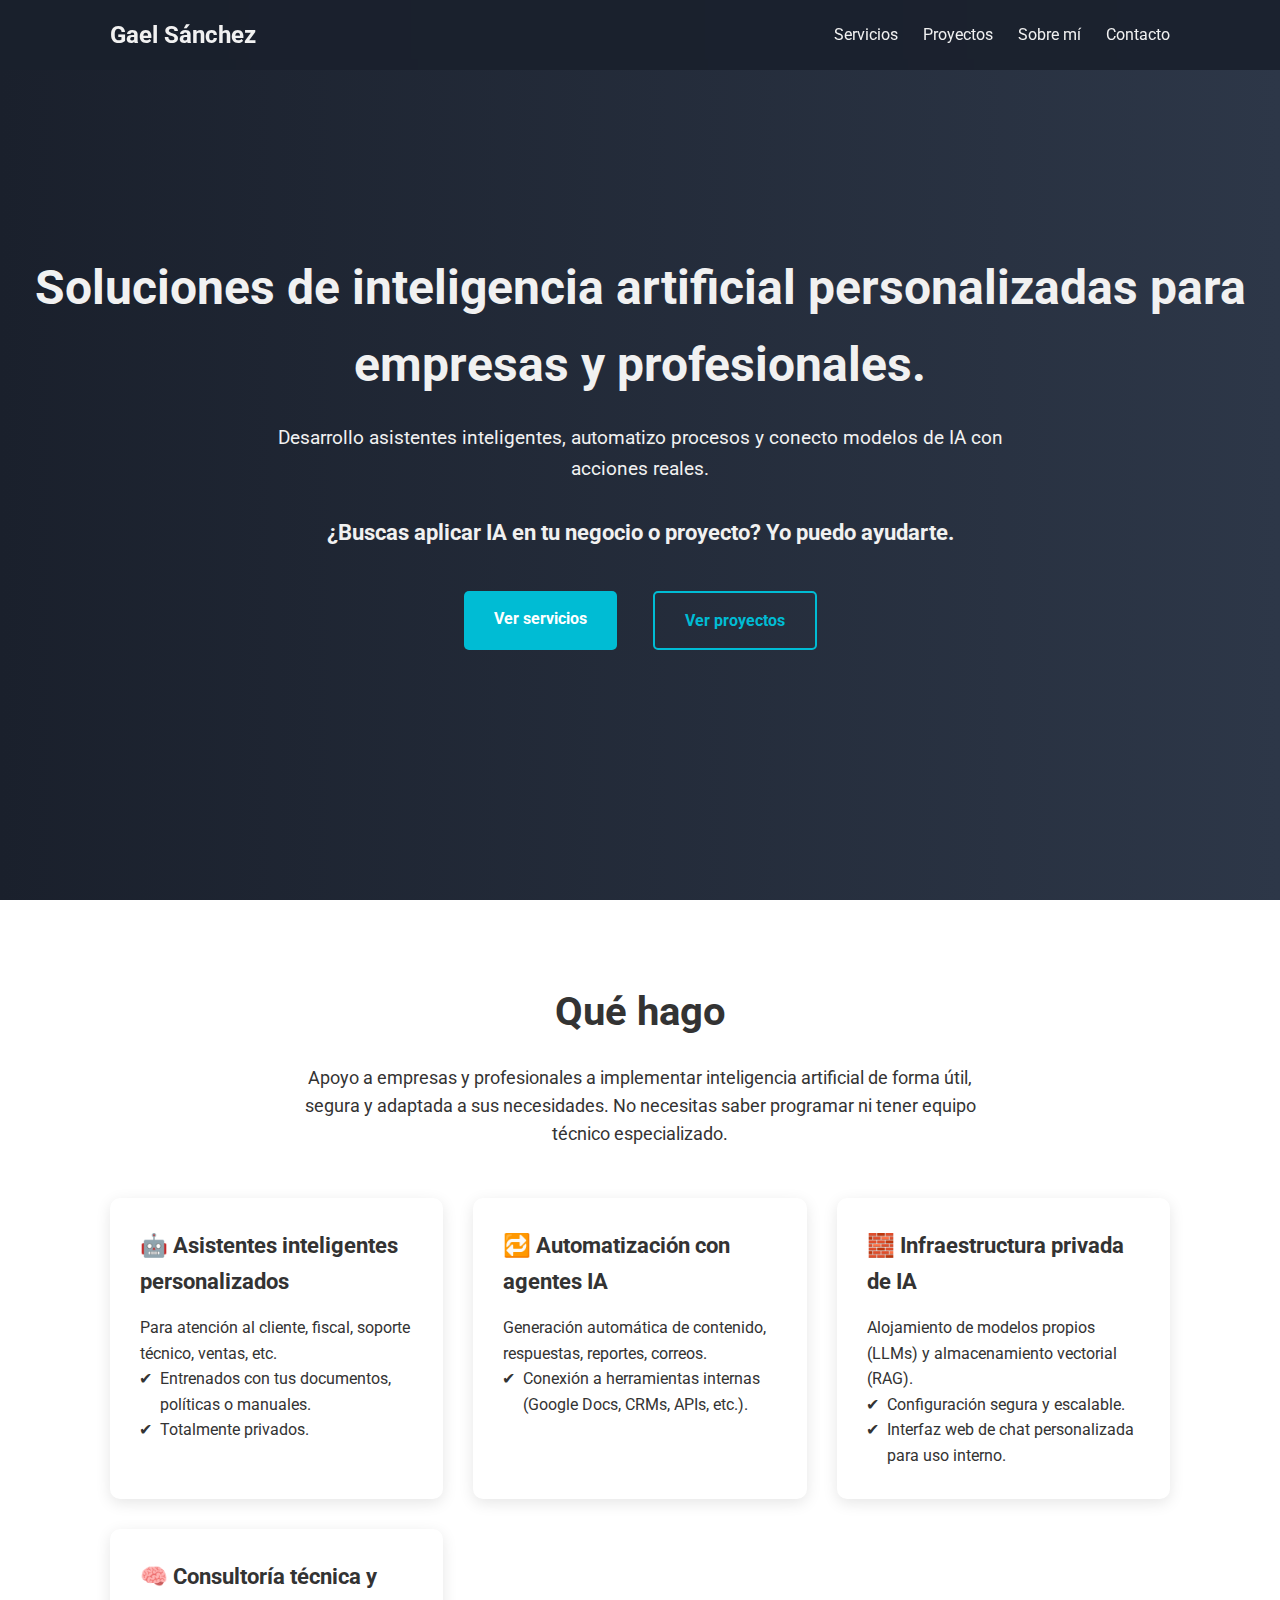
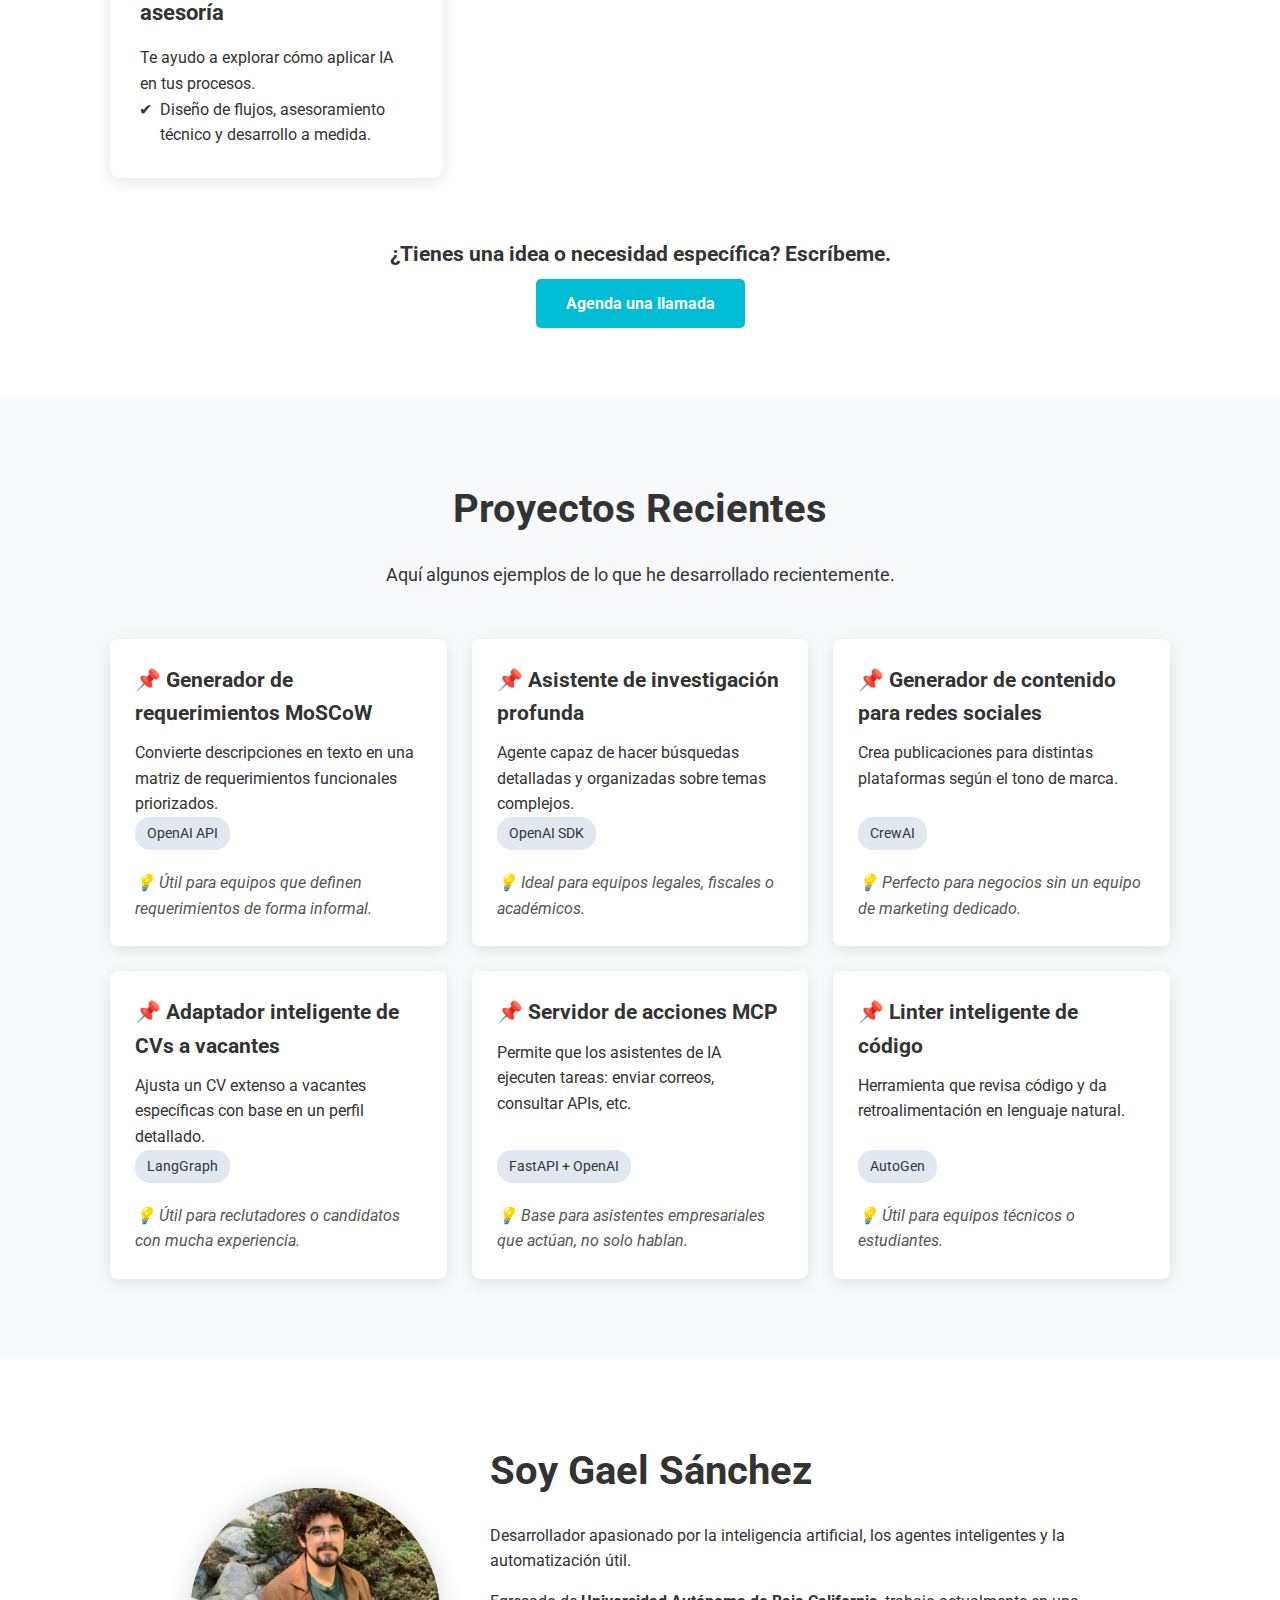
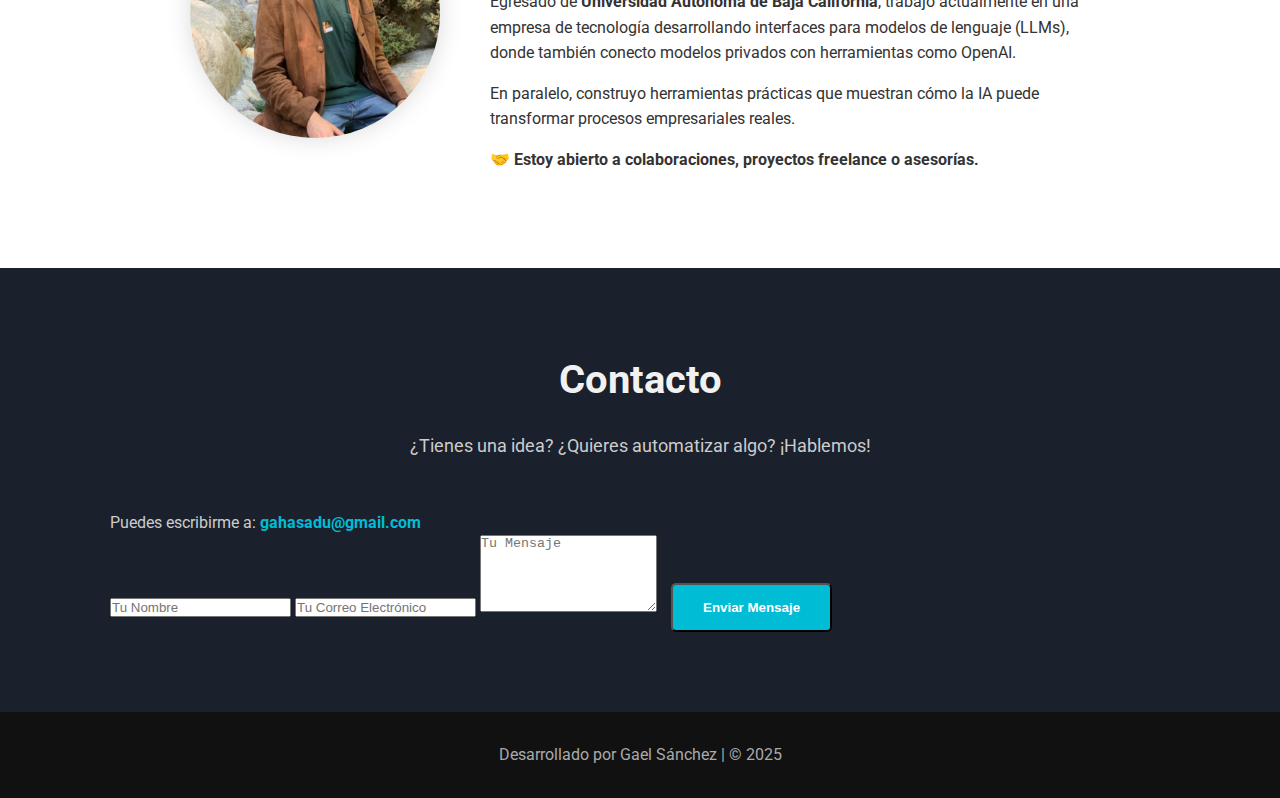
<file: index.html>
<!DOCTYPE html>
<html lang="es">
<head>
    <meta charset="UTF-8">
    <meta name="viewport" content="width=device-width, initial-scale=1.0">
    <title>Gael Sánchez | Soluciones de Inteligencia Artificial</title>
    <link rel="stylesheet" href="style.css">
    <link rel="preconnect" href="https://fonts.googleapis.com">
    <link rel="preconnect" href="https://fonts.gstatic.com" crossorigin>
    <link href="https://fonts.googleapis.com/css2?family=Roboto:wght@400;700&display=swap" rel="stylesheet">
</head>
<body>

    <!-- Menú de Navegación -->
    <nav class="navbar">
        <div class="container">
            <a href="#home" class="logo">Gael Sánchez</a>
            <ul class="nav-links">
                <li><a href="#servicios">Servicios</a></li>
                <li><a href="#proyectos">Proyectos</a></li>
                <li><a href="#sobre-mi">Sobre mí</a></li>
                <li><a href="#contacto">Contacto</a></li>
            </ul>
        </div>
    </nav>

    <!-- Sección Home -->
    <header id="home" class="hero-section">
        <div class="hero-content">
            <h1>Soluciones de inteligencia artificial personalizadas para empresas y profesionales.</h1>
            <p>Desarrollo asistentes inteligentes, automatizo procesos y conecto modelos de IA con acciones reales.</p>
            <h3>¿Buscas aplicar IA en tu negocio o proyecto? Yo puedo ayudarte.</h3>
            <div class="hero-buttons">
                <a href="#servicios" class="btn btn-primary">Ver servicios</a>
                <a href="#proyectos" class="btn btn-secondary">Ver proyectos</a>
            </div>
        </div>
    </header>

    <main>
        <!-- Sección Servicios -->
        <section id="servicios" class="section">
            <div class="container">
                <h2 class="section-title">Qué hago</h2>
                <p class="section-intro">
                    Apoyo a empresas y profesionales a implementar inteligencia artificial de forma útil, segura y adaptada a sus necesidades. No necesitas saber programar ni tener equipo técnico especializado.
                </p>
                <div class="services-grid">
                    <div class="service-card">
                        <h3>🤖 Asistentes inteligentes personalizados</h3>
                        <p>Para atención al cliente, fiscal, soporte técnico, ventas, etc.</p>
                        <ul>
                            <li>Entrenados con tus documentos, políticas o manuales.</li>
                            <li>Totalmente privados.</li>
                        </ul>
                    </div>
                    <div class="service-card">
                        <h3>🔁 Automatización con agentes IA</h3>
                        <p>Generación automática de contenido, respuestas, reportes, correos.</p>
                        <ul>
                            <li>Conexión a herramientas internas (Google Docs, CRMs, APIs, etc.).</li>
                        </ul>
                    </div>
                    <div class="service-card">
                        <h3>🧱 Infraestructura privada de IA</h3>
                        <p>Alojamiento de modelos propios (LLMs) y almacenamiento vectorial (RAG).</p>
                        <ul>
                            <li>Configuración segura y escalable.</li>
                            <li>Interfaz web de chat personalizada para uso interno.</li>
                        </ul>
                    </div>
                    <div class="service-card">
                        <h3>🧠 Consultoría técnica y asesoría</h3>
                        <p>Te ayudo a explorar cómo aplicar IA en tus procesos.</p>
                        <ul>
                            <li>Diseño de flujos, asesoramiento técnico y desarrollo a medida.</li>
                        </ul>
                    </div>
                </div>
                <div class="cta-section">
                    <h4>¿Tienes una idea o necesidad específica? Escríbeme.</h4>
                    <a href="#contacto" class="btn btn-primary">Agenda una llamada</a>
                </div>
            </div>
        </section>

        <!-- Sección Proyectos -->
        <section id="proyectos" class="section bg-light">
            <div class="container">
                <h2 class="section-title">Proyectos Recientes</h2>
                <p class="section-intro">Aquí algunos ejemplos de lo que he desarrollado recientemente.</p>
                <div class="projects-grid">
                    <div class="project-card">
                        <h4>📌 Generador de requerimientos MoSCoW</h4>
                        <p>Convierte descripciones en texto en una matriz de requerimientos funcionales priorizados.</p>
                        <span class="tech-tag">OpenAI API</span>
                        <p class="project-ideal">💡 Útil para equipos que definen requerimientos de forma informal.</p>
                    </div>
                    <div class="project-card">
                        <h4>📌 Asistente de investigación profunda</h4>
                        <p>Agente capaz de hacer búsquedas detalladas y organizadas sobre temas complejos.</p>
                        <span class="tech-tag">OpenAI SDK</span>
                        <p class="project-ideal">💡 Ideal para equipos legales, fiscales o académicos.</p>
                    </div>
                    <div class="project-card">
                        <h4>📌 Generador de contenido para redes sociales</h4>
                        <p>Crea publicaciones para distintas plataformas según el tono de marca.</p>
                        <span class="tech-tag">CrewAI</span>
                        <p class="project-ideal">💡 Perfecto para negocios sin un equipo de marketing dedicado.</p>
                    </div>
                    <div class="project-card">
                        <h4>📌 Adaptador inteligente de CVs a vacantes</h4>
                        <p>Ajusta un CV extenso a vacantes específicas con base en un perfil detallado.</p>
                        <span class="tech-tag">LangGraph</span>
                        <p class="project-ideal">💡 Útil para reclutadores o candidatos con mucha experiencia.</p>
                    </div>
                    <div class="project-card">
                        <h4>📌 Servidor de acciones MCP</h4>
                        <p>Permite que los asistentes de IA ejecuten tareas: enviar correos, consultar APIs, etc.</p>
                        <span class="tech-tag">FastAPI + OpenAI</span>
                        <p class="project-ideal">💡 Base para asistentes empresariales que actúan, no solo hablan.</p>
                    </div>
                    <div class="project-card">
                        <h4>📌 Linter inteligente de código</h4>
                        <p>Herramienta que revisa código y da retroalimentación en lenguaje natural.</p>
                        <span class="tech-tag">AutoGen</span>
                        <p class="project-ideal">💡 Útil para equipos técnicos o estudiantes.</p>
                    </div>
                </div>
            </div>
        </section>

        <!-- Sección Sobre Mí -->
        <section id="sobre-mi" class="section">
            <div class="container about-container">
                <img src="assets/me.png" alt="Foto de Gael Sánchez" class="profile-pic">
                <div class="about-text">
                    <h2 class="section-title">Soy Gael Sánchez</h2>
                    <p>Desarrollador apasionado por la inteligencia artificial, los agentes inteligentes y la automatización útil.</p>
                    <p>Egresado de <strong>Universidad Autónoma de Baja California</strong>, trabajo actualmente en una empresa de tecnología desarrollando interfaces para modelos de lenguaje (LLMs), donde también conecto modelos privados con herramientas como OpenAI.</p>
                    <p>En paralelo, construyo herramientas prácticas que muestran cómo la IA puede transformar procesos empresariales reales.</p>
                    <p><strong>🤝 Estoy abierto a colaboraciones, proyectos freelance o asesorías.</strong></p>
                </div>
            </div>
        </section>

        <!-- Sección Contacto -->
        <section id="contacto" class="section bg-dark">
            <div class="container">
                <h2 class="section-title">Contacto</h2>
                <p class="section-intro">¿Tienes una idea? ¿Quieres automatizar algo? ¡Hablemos!</p>
                <p class="contact-email">Puedes escribirme a: <a href="mailto:gahasadu@gmail.com">gahasadu@gmail.com</a></p>
                <form name="contacto" action="/gracias.html" method="POST" data-netlify="true" netlify-honeypot="bot-field">
                  <input type="hidden" name="form-name" value="contacto">
                  <p class="hidden">
                    <label>No llenes este campo si eres humano: <input name="bot-field" /></label>
                  </p>
                
                  <input type="text" name="name" placeholder="Tu Nombre" required>
                  <input type="email" name="email" placeholder="Tu Correo Electrónico" required>
                  <textarea name="message" rows="5" placeholder="Tu Mensaje" required></textarea>
                  <button type="submit" class="btn btn-primary">Enviar Mensaje</button>
                </form>
                             
            </div>
        </section>
    </main>

    <!-- Footer -->
    <footer class="footer">
        <div class="container">
            <p>Desarrollado por Gael Sánchez | © 2025</p>
        </div>
    </footer>

</body>
</html>
</file>
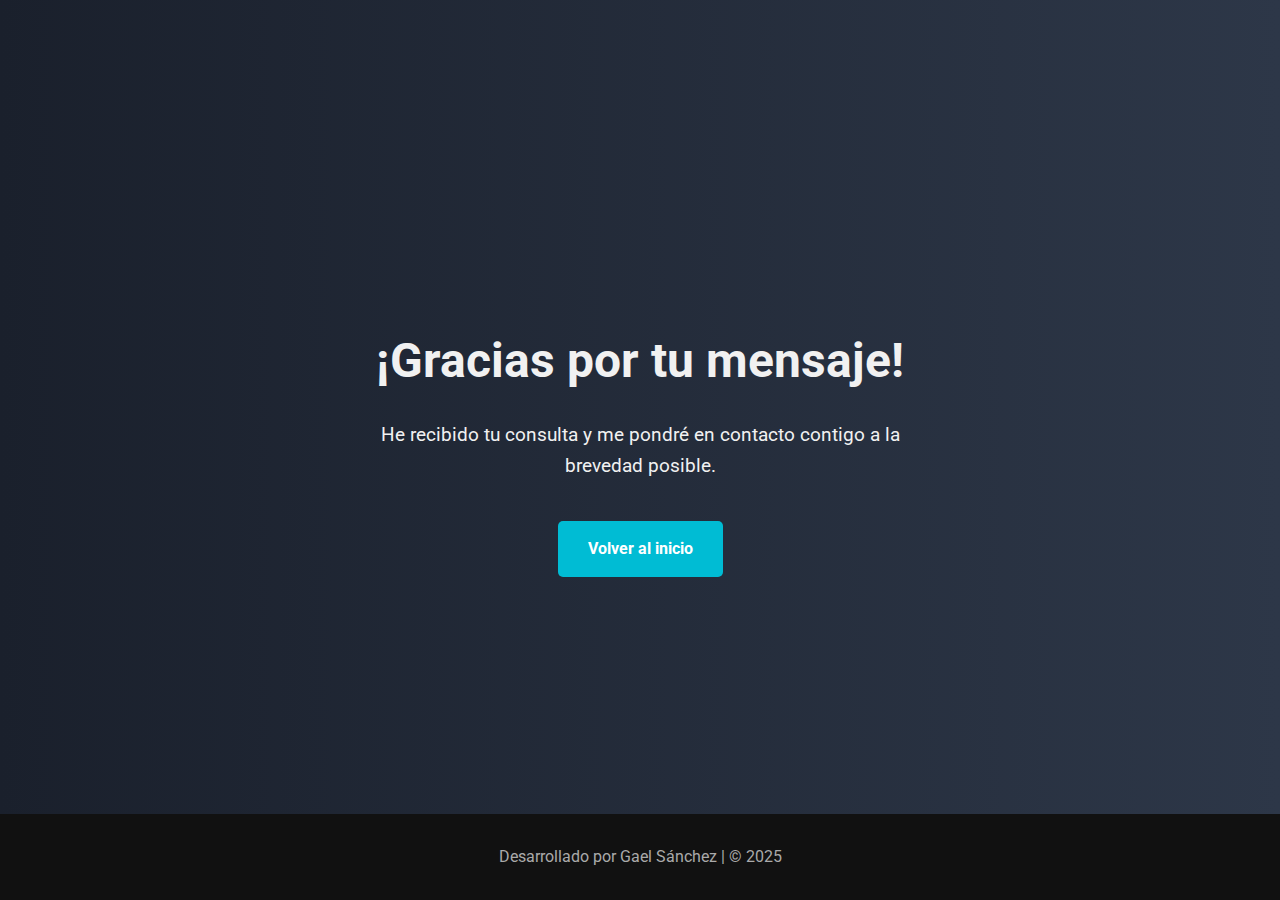
<file: gracias.html>
<!DOCTYPE html>
<html lang="es">
<head>
    <meta charset="UTF-8">
    <meta name="viewport" content="width=device-width, initial-scale=1.0">
    <title>¡Gracias! | Gael Sánchez</title>
    <link rel="stylesheet" href="style.css">
    <link rel="preconnect" href="https://fonts.googleapis.com">
    <link rel="preconnect" href="https://fonts.gstatic.com" crossorigin>
    <link href="https://fonts.googleapis.com/css2?family=Roboto:wght@400;700&display=swap" rel="stylesheet">
</head>
<body>

    <div class="thank-you-section">
        <div class="thank-you-content">
            <h1>¡Gracias por tu mensaje!</h1>
            <p>He recibido tu consulta y me pondré en contacto contigo a la brevedad posible.</p>
            <div class="hero-buttons">
                <a href="index.html" class="btn btn-primary">Volver al inicio</a>
            </div>
        </div>
    </div>

    <footer class="footer" style="position: fixed; bottom: 0; width: 100%;">
        <div class="container">
            <p>Desarrollado por Gael Sánchez | © 2025</p>
        </div>
    </footer>

</body>
</html>
</file>
<file: style.css>
/* --- Variables y Estilos Globales --- */
:root {
  --primary-color: #00bcd4; /* Cian para acentos y botones */
  --secondary-color: #0097a7; /* Cian más oscuro para hover */
  --dark-bg: #1a202c;         /* Fondo oscuro para secciones */
  --light-bg: #f8f9fa;       /* Fondo claro para secciones */
  --text-color: #333;         /* Color de texto principal */
  --light-text: #f1f1f1;      /* Color de texto para fondos oscuros */
  --card-shadow: 0 4px 15px rgba(0, 0, 0, 0.1);
}

* {
  box-sizing: border-box;
  margin: 0;
  padding: 0;
}

html {
  scroll-behavior: smooth;
}

body {
  font-family: 'Roboto', sans-serif;
  line-height: 1.6;
  color: var(--text-color);
  background-color: #fff;
}

.container {
  max-width: 1100px;
  margin: 0 auto;
  padding: 0 20px;
}

.section {
  padding: 80px 0;
}

.section-title {
  font-size: 2.5em;
  text-align: center;
  margin-bottom: 20px;
}

.section-intro {
  font-size: 1.1em;
  text-align: center;
  max-width: 700px;
  margin: 0 auto 50px;
}

/* --- Navegación --- */
.navbar {
  background-color: rgba(26, 32, 44, 0.9);
  color: var(--light-text);
  padding: 1rem 0;
  position: fixed;
  width: 100%;
  top: 0;
  z-index: 1000;
  backdrop-filter: blur(5px);
}

.navbar .container {
  display: flex;
  justify-content: space-between;
  align-items: center;
}

.logo {
  font-size: 1.5em;
  font-weight: bold;
  color: var(--light-text);
  text-decoration: none;
}

.nav-links {
  list-style: none;
  display: flex;
  gap: 25px;
}

.nav-links a {
  color: var(--light-text);
  text-decoration: none;
  transition: color 0.3s;
}

.nav-links a:hover {
  color: var(--primary-color);
}

/* --- Sección Hero (Inicio) --- */
.hero-section {
  background: url('https://www.transparenttextures.com/patterns/cubes.png'), linear-gradient(to right, #1a202c, #2d3748);
  background-size: auto, cover;
  color: var(--light-text);
  height: 100vh;
  display: flex;
  align-items: center;
  justify-content: center;
  text-align: center;
  padding: 0 20px;
}

.hero-content h1 {
  font-size: 3em;
  margin-bottom: 20px;
}

.hero-content p {
  font-size: 1.2em;
  max-width: 800px;
  margin: 0 auto 30px;
}

.hero-content h3 {
  font-weight: bold;
  font-size: 1.4em;
}

.hero-buttons {
  margin-top: 40px;
  display: flex;
  flex-wrap: wrap;
  justify-content: center;
  gap: 1rem;
}

.btn {
  padding: 15px 30px;
  text-decoration: none;
  border-radius: 5px;
  font-weight: bold;
  margin: 0 10px;
  transition: transform 0.3s, background-color 0.3s;
}

.btn-primary {
  background-color: var(--primary-color);
  color: #fff;
}

.btn-primary:hover {
  background-color: var(--secondary-color);
  transform: translateY(-2px);
}

.btn-secondary {
  background-color: transparent;
  border: 2px solid var(--primary-color);
  color: var(--primary-color);
}

.btn-secondary:hover {
  background-color: var(--primary-color);
  color: #fff;
  transform: translateY(-2px);
}

/* --- Sección Servicios --- */
.services-grid {
  display: grid;
  grid-template-columns: repeat(auto-fit, minmax(250px, 1fr));
  gap: 30px;
}

.service-card {
  background-color: #fff;
  padding: 30px;
  border-radius: 10px;
  box-shadow: var(--card-shadow);
  text-align: left;
}

.service-card h3 {
  font-size: 1.4em;
  margin-bottom: 15px;
}

.service-card ul {
  list-style-type: '✔  ';
  padding-left: 20px;
}

.cta-section {
  text-align: center;
  margin-top: 60px;
}

.cta-section h4 {
  font-size: 1.3em;
  margin-bottom: 20px;
}

/* --- Sección Proyectos --- */
.bg-light {
  background-color: var(--light-bg);
}

.projects-grid {
  display: grid;
  grid-template-columns: repeat(auto-fit, minmax(320px, 1fr));
  gap: 25px;
}

.project-card {
  background-color: #fff;
  padding: 25px;
  border-radius: 8px;
  text-align: left;
  box-shadow: var(--card-shadow);
  display: flex;
  flex-direction: column;
}

.project-card h4 {
  font-size: 1.3em;
  margin-bottom: 10px;
}

.tech-tag {
  background-color: #e2e8f0;
  padding: 5px 12px;
  border-radius: 15px;
  font-size: 0.9em;
  align-self: flex-start;
  margin-top: auto;
  margin-bottom: 10px;
}

.project-ideal {
  font-style: italic;
  color: #555;
  margin-top: 10px;
}

/* --- Sección Sobre Mí --- */
.about-container {
  display: flex;
  align-items: center;
  justify-content: center;
  gap: 50px;
  flex-wrap: wrap;
}

.profile-pic {
  border-radius: 50%;
  width: 250px;
  height: 250px;
  object-fit: cover;
  box-shadow: 0 0 25px rgba(0, 0, 0, 0.15);
}

.about-text {
  max-width: 600px;
  text-align: left;
}

.about-text .section-title {
  text-align: left;
}

.about-text p {
  margin-bottom: 15px;
}

/* --- Sección Contacto --- */
.bg-dark {
  background-color: var(--dark-bg);
  color: var(--light-text);
}

.bg-dark .section-intro, .bg-dark .contact-email {
  color: #ccc;
}

.contact-email a {
  color: var(--primary-color);
  text-decoration: none;
  font-weight: bold;
}

.contact-form {
  max-width: 600px;
  margin: 40px auto 0;
  display: flex;
  flex-direction: column;
  gap: 15px;
}

.contact-form input,
.contact-form textarea {
  width: 100%;
  padding: 15px;
  border-radius: 5px;
  border: 1px solid #4a5568;
  background-color: #2d3748;
  color: var(--light-text);
  font-size: 1em;
}

.contact-form input::placeholder,
.contact-form textarea::placeholder {
  color: #a0aec0;
}

.contact-form button {
  align-self: center;
  cursor: pointer;
  border: none;
}

/* --- Estilos para la Página de Agradecimiento --- */
.thank-you-section {
  background: linear-gradient(to right, #1a202c, #2d3748);
  color: var(--light-text);
  height: 100vh;
  display: flex;
  align-items: center;
  justify-content: center;
  text-align: center;
  padding: 0 20px;
}

.thank-you-content h1 {
  font-size: 3em;
  margin-bottom: 20px;
}

.thank-you-content p {
  font-size: 1.2em;
  max-width: 600px;
  margin: 0 auto 40px;
}

.hidden {
  display: none;
}

/* --- Footer --- */
.footer {
  background-color: #111;
  color: #aaa;
  text-align: center;
  padding: 30px 20px;
}

/* --- Responsividad --- */
@media (max-width: 768px) {
  .nav-links {
      display: none; /* Simplificando para el ejemplo, podrías implementar un menú hamburguesa */
  }

  .hero-section {
    padding-top: 130px;
    padding-left: 20px;
    padding-right: 20px;
    padding-bottom: 80px;
  }

  .hero-content h1 {
      font-size: 1.8em;
  }

  .hero-content h3 {
    font-size: 1.2em;
  }

  .hero-content p {
    font-size: 1em;
  }

  .hero-buttons {
    display: flex;
    flex-direction: column;
    align-items: center;
    gap: 1em;
    margin-top: 30px;
  }

  .btn {
    width: 90%;
    max-width: 300px;
    box-sizing: border-box;
    text-align: center;
  }

  .about-container {
      flex-direction: column;
      text-align: center;
  }

  .about-text {
      text-align: center;
  }

  .about-text .section-title {
      text-align: center;
  }
}
</file>
